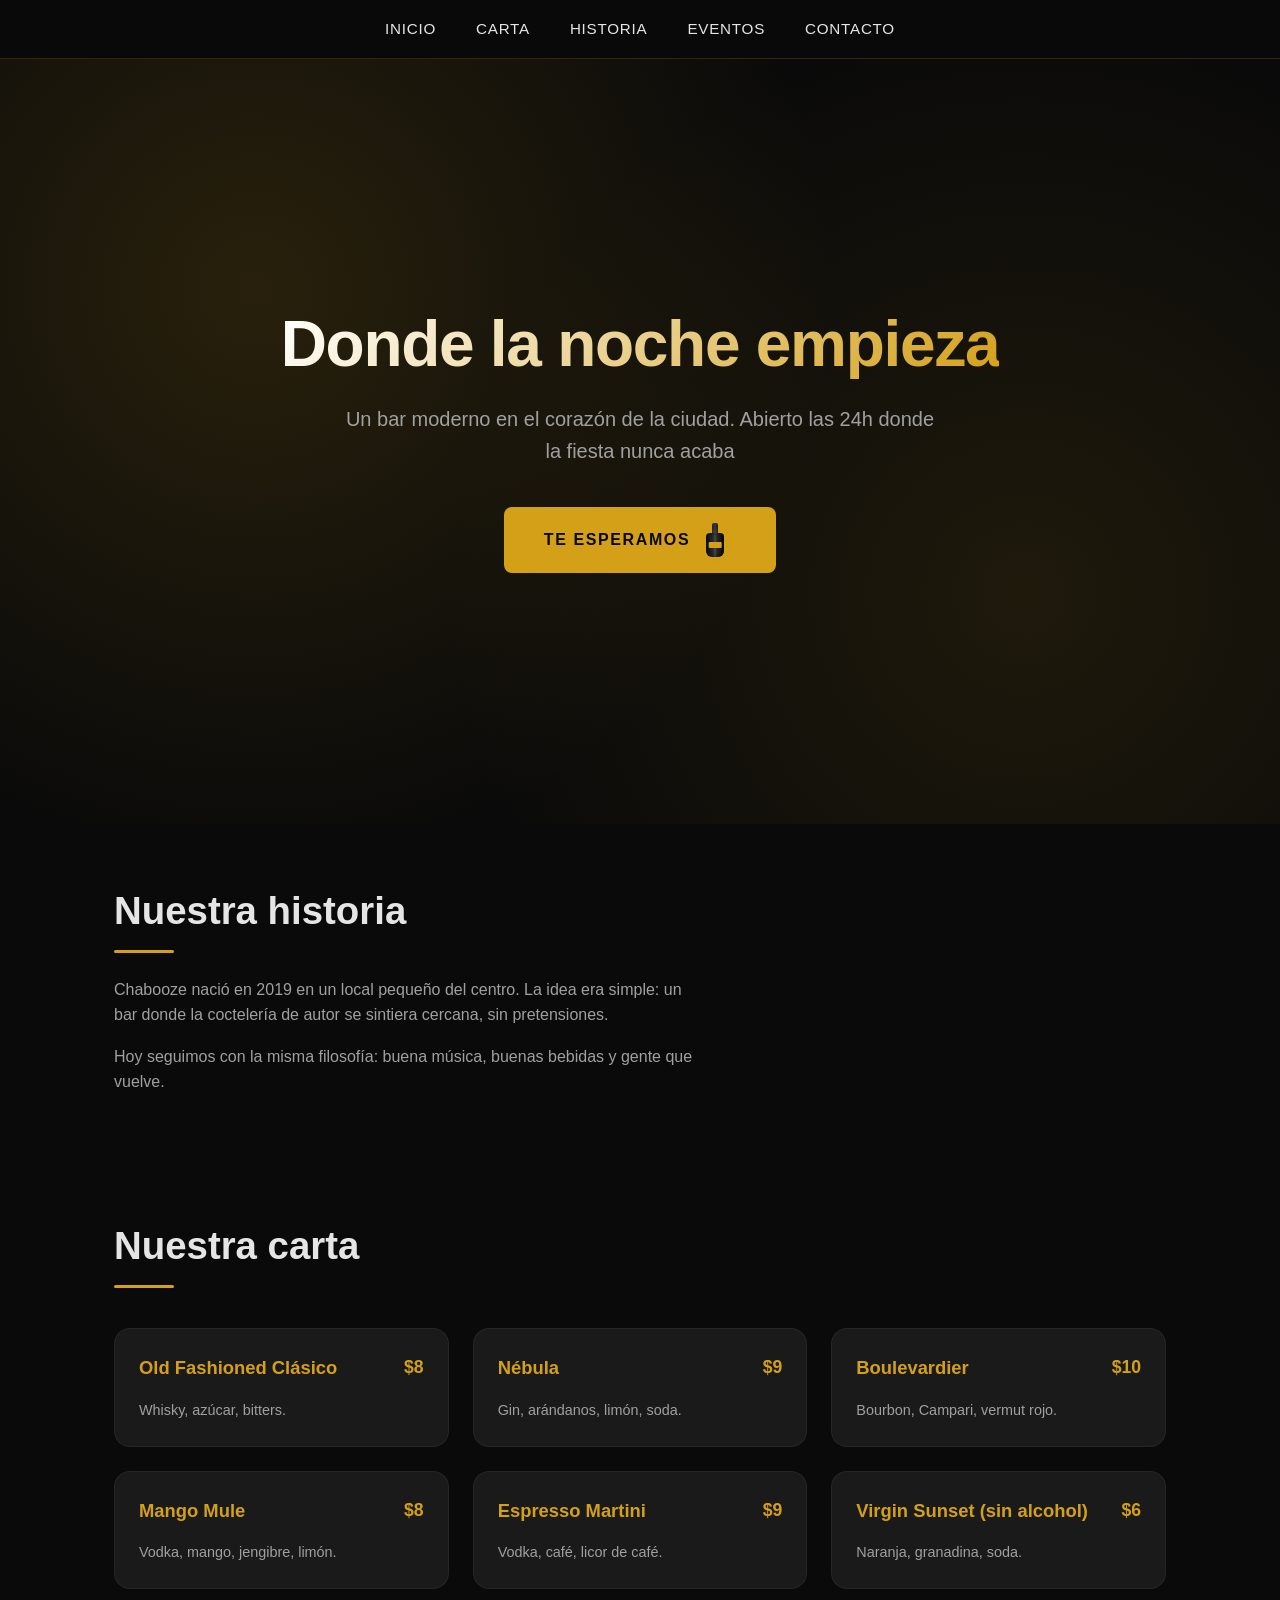
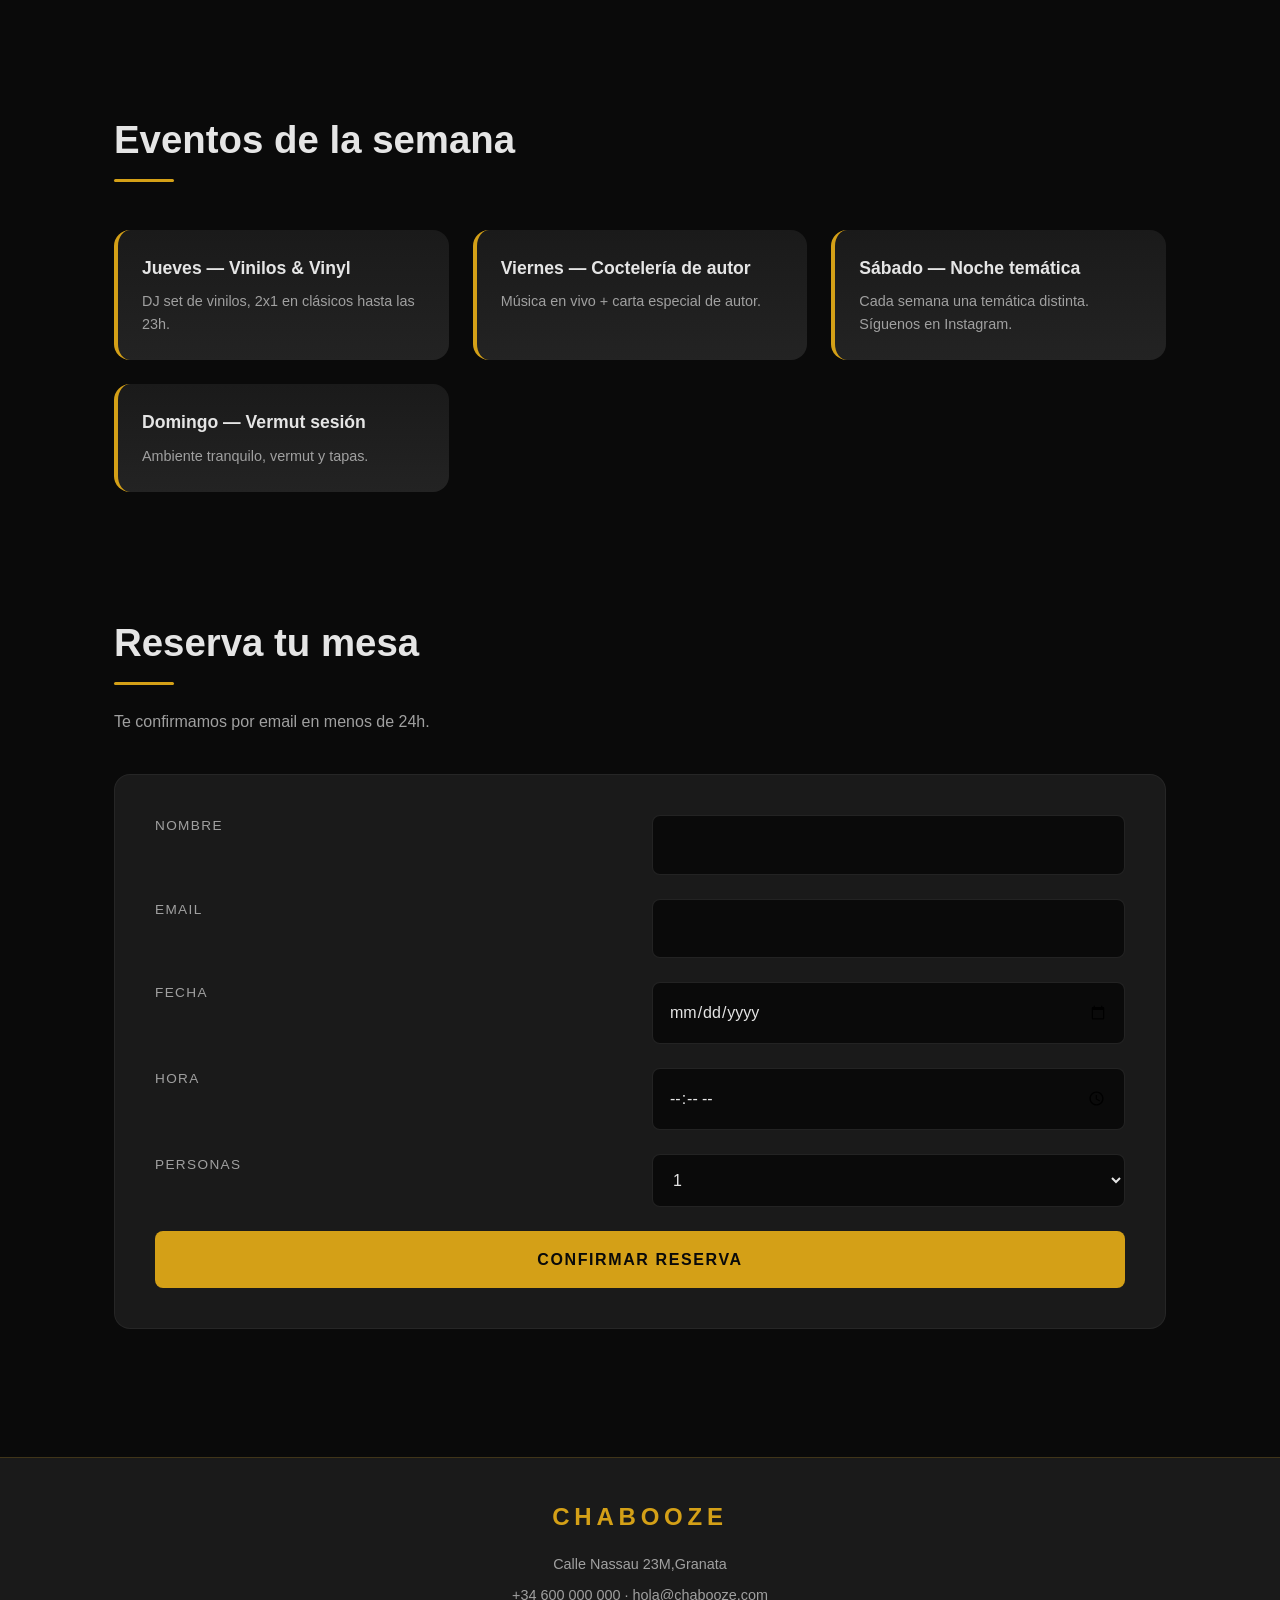
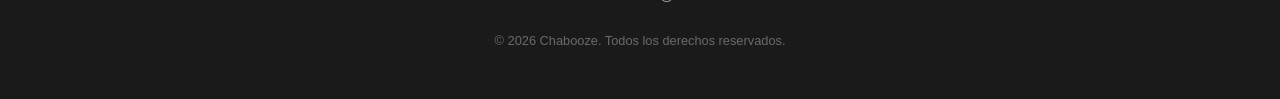
<file: Ejercicios/Bar-web/index.html>
<!doctype html>
<html lang="es">
  <head>
    <meta charset="UTF-8" />
    <meta name="viewport" content="width=device-width, initial-scale=1.0" />
    <title>Chabooze</title>
    <link rel="stylesheet" href="css/style.css" />
  </head>

  <body>
    <header class="header">
      <nav class="nav-bar">
        <ul class="navegacion">
          <li><a href="#inicio">Inicio</a></li>
          <li><a href="#carta">Carta</a></li>
          <li><a href="#historia">Historia</a></li>
          <li><a href="#eventos">Eventos</a></li>
          <li><a href="#contacto">Contacto</a></li>
        </ul>
      </nav>
    </header>
    <main>
      <section class="hero" id="inicio">
        <h1>Donde la noche empieza</h1>
        <h2>
          Un bar moderno en el corazón de la ciudad. Abierto las 24h donde la
          fiesta nunca acaba
        </h2>
        <a class="btn-verter" href="#contacto">
          <span class="texto-btn">Te esperamos</span>
          <span class="botella" aria-hidden="true">
            <span class="cuello"></span>
            <span class="cuerpo">
              <span class="etiqueta"></span>
            </span>
          </span>
        </a>
      </section>
      <section id="historia">
        <h2>Nuestra historia</h2>
        <p>
          Chabooze nació en 2019 en un local pequeño del centro. La idea era
          simple: un bar donde la coctelería de autor se sintiera cercana, sin
          pretensiones.
        </p>
        <p>
          Hoy seguimos con la misma filosofía: buena música, buenas bebidas y
          gente que vuelve.
        </p>
      </section>
      <section id="carta">
        <h2>Nuestra carta</h2>
        <ul class="lista-cocteles">
          <li>
            <h3>Old Fashioned Clásico</h3>
            <p>Whisky, azúcar, bitters.</p>
            <span class="precio">$8</span>
          </li>
          <li>
            <h3>Nébula</h3>
            <p>Gin, arándanos, limón, soda.</p>
            <span class="precio">$9</span>
          </li>
          <li>
            <h3>Boulevardier</h3>
            <p>Bourbon, Campari, vermut rojo.</p>
            <span class="precio">$10</span>
          </li>
          <li>
            <h3>Mango Mule</h3>
            <p>Vodka, mango, jengibre, limón.</p>
            <span class="precio">$8</span>
          </li>
          <li>
            <h3>Espresso Martini</h3>
            <p>Vodka, café, licor de café.</p>
            <span class="precio">$9</span>
          </li>
          <li>
            <h3>Virgin Sunset (sin alcohol)</h3>
            <p>Naranja, granadina, soda.</p>
            <span class="precio">$6</span>
          </li>
        </ul>
      </section>

      <!--Events-->
      <section id="eventos">
        <h2>Eventos de la semana</h2>
        <article class="evento">
          <h3>Jueves — Vinilos & Vinyl</h3>
          <p>DJ set de vinilos, 2x1 en clásicos hasta las 23h.</p>
        </article>
        <article class="evento">
          <h3>Viernes — Coctelería de autor</h3>
          <p>Música en vivo + carta especial de autor.</p>
        </article>
        <article class="evento">
          <h3>Sábado — Noche temática</h3>
          <p>Cada semana una temática distinta. Síguenos en Instagram.</p>
        </article>
        <article class="evento">
          <h3>Domingo — Vermut sesión</h3>
          <p>Ambiente tranquilo, vermut y tapas.</p>
        </article>
      </section>
      <!--Contactos-->
      <section id="contacto">
        <h2>Reserva tu mesa</h2>
        <p>Te confirmamos por email en menos de 24h.</p>
        <form>
          <label for="nombre">Nombre</label>
          <input type="text" id="nombre" name="nombre" required />

          <label for="email">Email</label>
          <input type="email" id="email" name="email" required />

          <label for="fecha">Fecha</label>
          <input type="date" id="fecha" name="fecha" required />

          <label for="hora">Hora</label>
          <input type="time" id="hora" name="hora" required />

          <label for="personas">Personas</label>
          <select id="personas" name="personas">
            <option value="1">1</option>
            <option value="2">2</option>
            <option value="3">3</option>
            <option value="4">4</option>
            <option value="5">5+</option>
          </select>

          <button type="submit">Confirmar reserva</button>
        </form>
      </section>
    </main>
    <footer>
      <h3>Chabooze</h3>
      <p>Calle Nassau 23M,Granata</p>
      <p>+34 600 000 000 · hola@chabooze.com</p>
      <p>© 2026 Chabooze. Todos los derechos reservados.</p>
    </footer>
  </body>
</html>
</file>
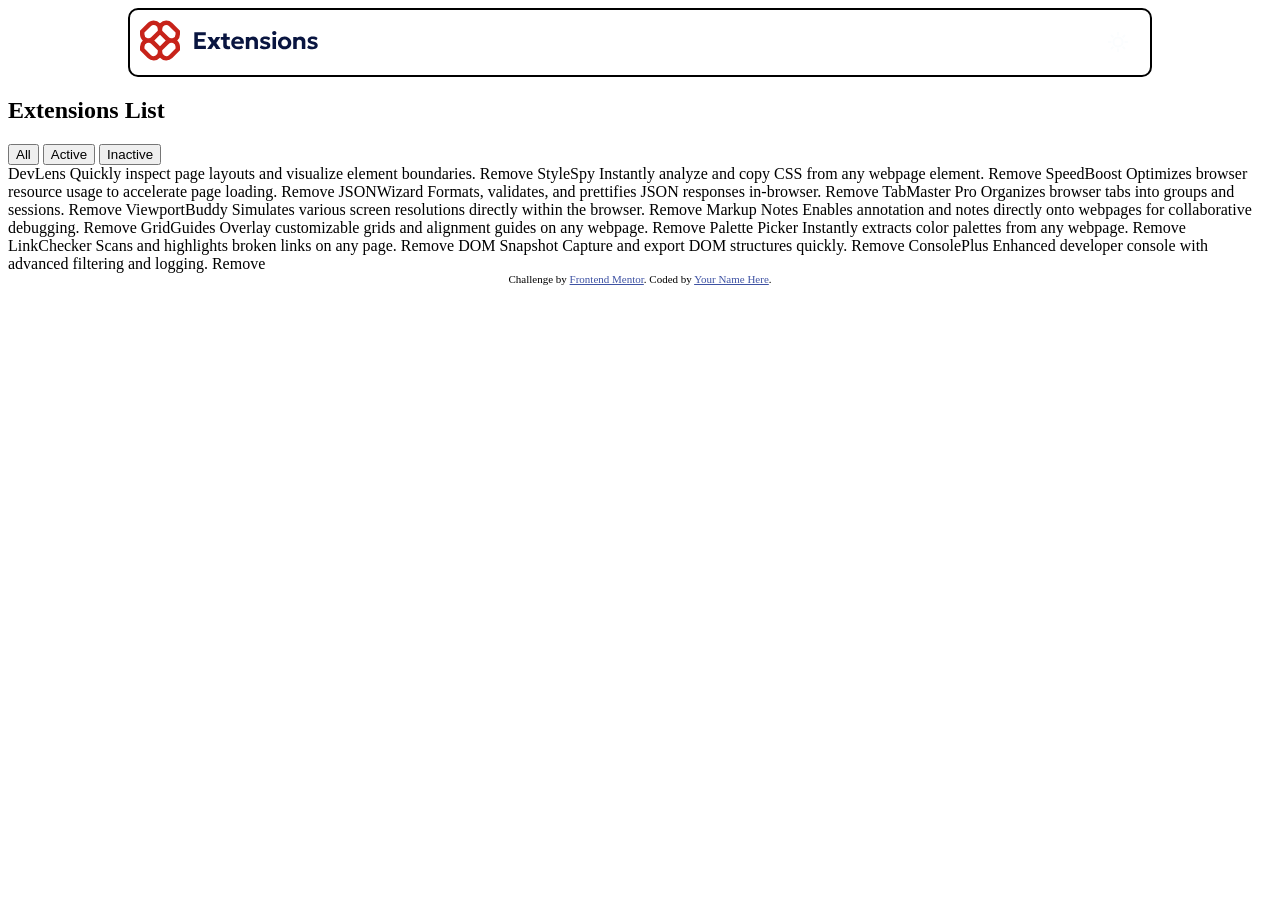
<file: Ejercicios/browser-extensions-manager-ui-main/index.html>
<!doctype html>
<html lang="en">
  <head>
    <meta charset="UTF-8" />
    <meta name="viewport" content="width=device-width, initial-scale=1.0" />
    <!-- displays site properly based on user's device -->

    <link
      rel="icon"
      type="image/png"
      sizes="32x32"
      href="./assets/images/favicon-32x32.png"
    />
    <script src="assets/script/script.js"></script>
    <title>Frontend Mentor | Browser extensions manager UI</title>

    <link rel="stylesheet" href="assets/css/style.css" />
  </head>
  <body>
    <div class="main">
      <div class="imagen">
        <img src="assets/images/logo.svg" />
      </div>
      <div class="boton">
        <button id="cambiar-tema" class="boton-tema" aria-label="Cambiar tema">
          <img class="icono-claro" src="assets/images/icon-sun.svg" />
          <img class="icono-oscuro" src="assets/images/icon-moon.svg" />
        </button>
      </div>
    </div>

    <div class="mid-section">
      <h2>Extensions List</h2>
      <button id="mostrar-todo">All</button>
      <button id="mostrar-activos">Active</button>
      <button id="mostrar-inactivos">Inactive</button>
    </div>

    <!-- If you plan to use the JSON file to populate the data dynamically, you can delete the content below -->

    DevLens Quickly inspect page layouts and visualize element boundaries.
    Remove StyleSpy Instantly analyze and copy CSS from any webpage element.
    Remove SpeedBoost Optimizes browser resource usage to accelerate page
    loading. Remove JSONWizard Formats, validates, and prettifies JSON responses
    in-browser. Remove TabMaster Pro Organizes browser tabs into groups and
    sessions. Remove ViewportBuddy Simulates various screen resolutions directly
    within the browser. Remove Markup Notes Enables annotation and notes
    directly onto webpages for collaborative debugging. Remove GridGuides
    Overlay customizable grids and alignment guides on any webpage. Remove
    Palette Picker Instantly extracts color palettes from any webpage. Remove
    LinkChecker Scans and highlights broken links on any page. Remove DOM
    Snapshot Capture and export DOM structures quickly. Remove ConsolePlus
    Enhanced developer console with advanced filtering and logging. Remove

    <footer class="attribution">
      Challenge by
      <a href="https://www.frontendmentor.io?ref=challenge">Frontend Mentor</a>.
      Coded by <a href="#">Your Name Here</a>.
    </footer>
  </body>
</html>
</file>
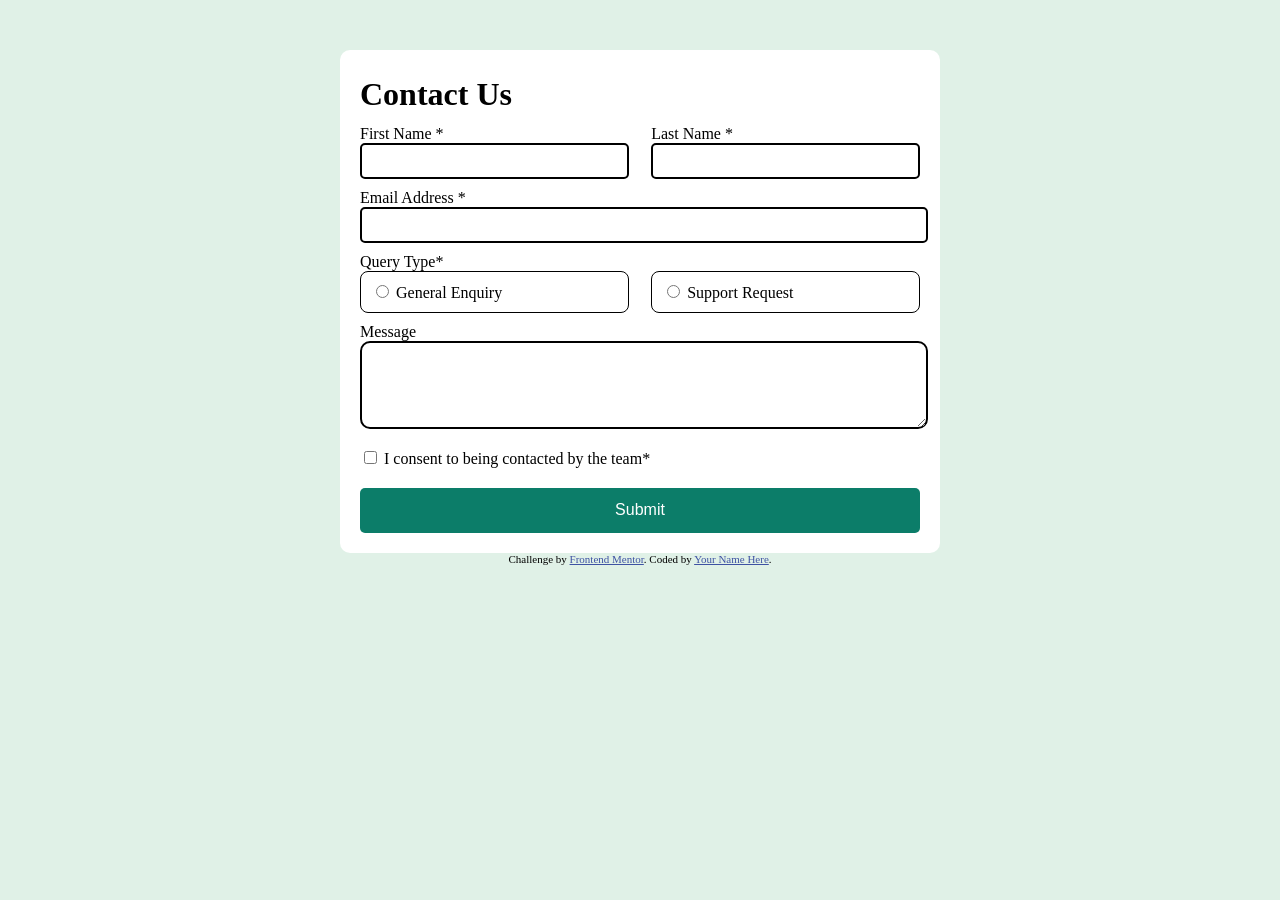
<file: Ejercicios/contact-form-main/index.html>
<!doctype html>
<html lang="en">
  <head>
    <meta charset="UTF-8" />
    <meta name="viewport" content="width=device-width, initial-scale=1.0" />
    <!-- displays site properly based on user's device -->

    <link
      rel="icon"
      type="image/png"
      sizes="32x32"
      href="./assets/images/favicon-32x32.png"
    />
    <link rel="stylesheet" href="assets/css/style.css" />

    <title>Frontend Mentor | Contact form</title>

    <!-- Feel free to remove these styles or customise in your own stylesheet 👍 -->
  </head>
  <body>
    <div class="formulario">
      <h1>Contact Us</h1>
      <form novalidate>
        <div class="info">
          <div class="info-name">
            <label for="nombre"> First Name *</label>
            <input id="nombre" type="text" required />
            <span class="error-mensaje"></span>
          </div>
          <div class="apellidos">
            <label for="apellido"> Last Name *</label>
            <input id="apellido" type="text" required />
            <span class="error-mensaje"></span>
          </div>
        </div>
        <div class="email">
          <label for="email">Email Address *</label>
          <input id="email" type="email" required />
          <span class="error-mensaje"></span>
        </div>
        <div class="Query">
          <label for="selector">Query Type*</label>
          <div class="selector" id="selector">
            <div class="izquierda">
              <input id="general" type="radio" name="queryType" required />
              <label for="general">General Enquiry</label>
            </div>
            <div class="derecha">
              <input id="support" type="radio" name="queryType" />
              <label for="support">Support Request </label>
            </div>
          </div>
          <span class="error-mensaje" id="error-queryType"></span>
        </div>
        <div class="mensaje">
          <label for="mensaje">Message</label>
          <textarea id="mensaje" type="text" required></textarea>
          <span class="error-mensaje"> </span>
        </div>
        <div class="consent">
          <input type="checkbox" id="check" required />
          <label for="check">I consent to being contacted by the team*</label>
          <span class="error-mensaje"></span>
        </div>

        <button class="boton">Submit</button>
      </form>
    </div>

    <footer class="attribution">
      Challenge by
      <a href="https://www.frontendmentor.io?ref=challenge">Frontend Mentor</a>.
      Coded by <a href="#">Your Name Here</a>.
    </footer>
    <script src="assets/js/code.js"></script>
  </body>
</html>
</file>
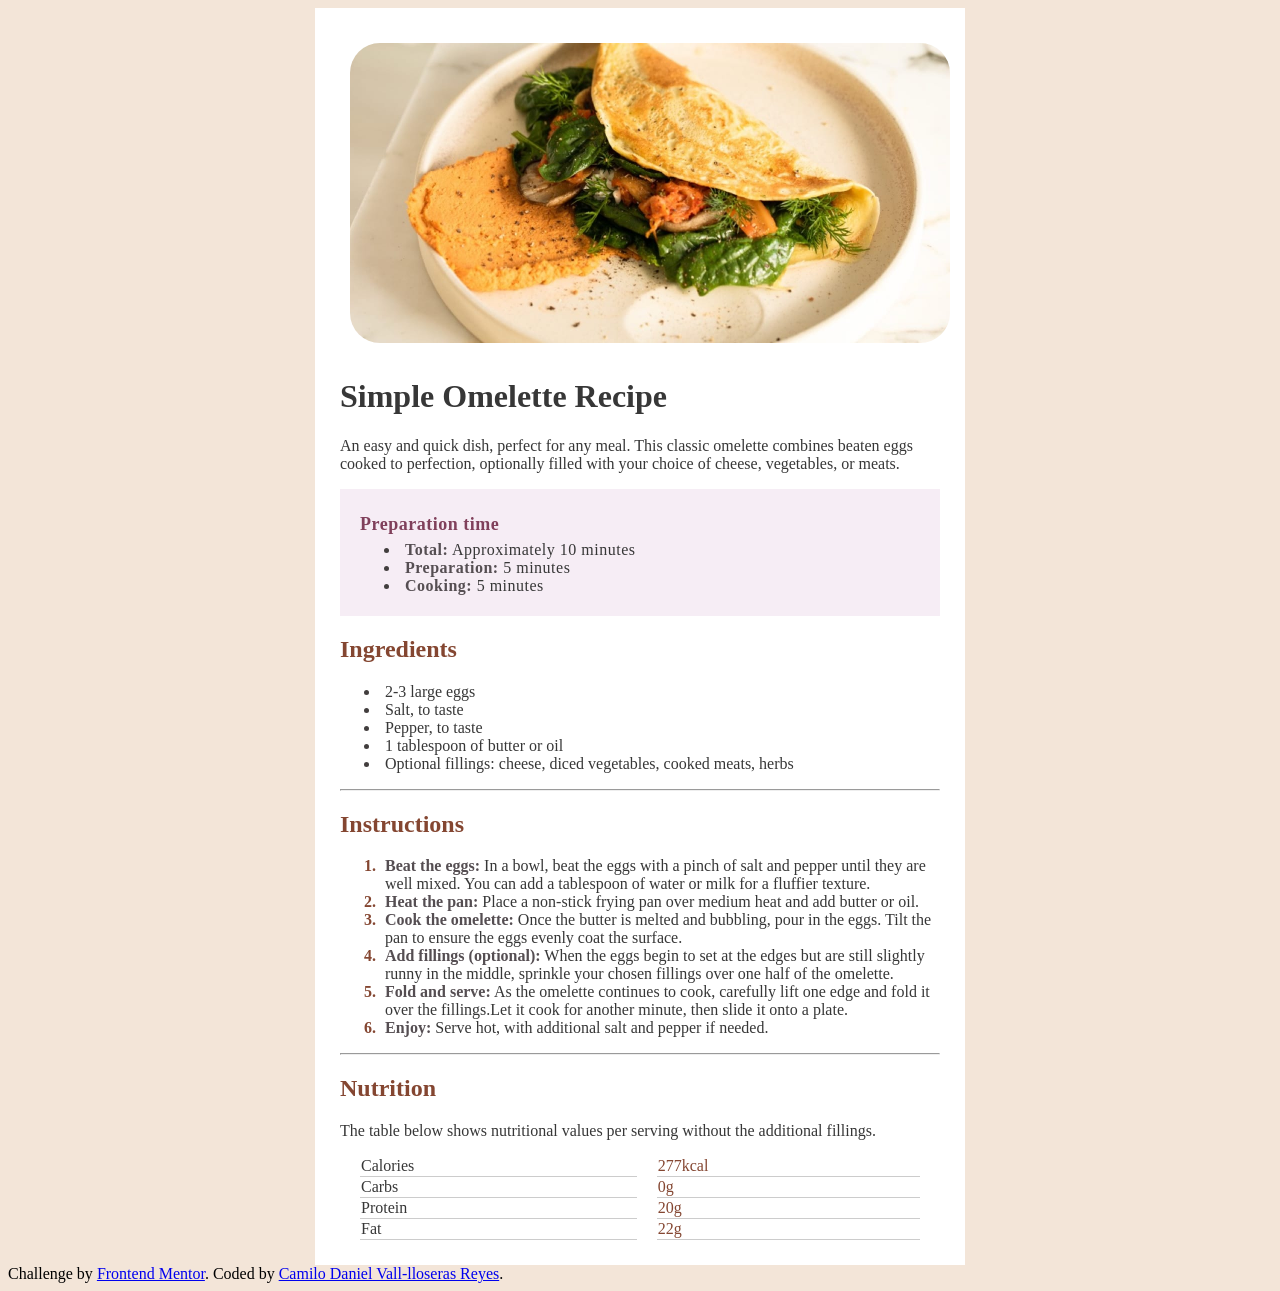
<file: Ejercicios/recipe-page-main/index.html>
<!doctype html>
<html lang="en">
  <head>
    <meta charset="UTF-8" />
    <meta name="viewport" content="width=device-width, initial-scale=1.0" />
    <!-- displays site properly based on user's device -->

    <link
      rel="icon"
      type="image/png"
      sizes="32x32"
      href="./assets/images/favicon-32x32.png"
    />
    <link rel="stylesheet" href="assets/css/style.css" />
    <title>Frontend Mentor | Recipe page</title>
  </head>
  <body>
    <div class="receta">
      <div class="imagen">
        <img src="assets/images/image-omelette.jpeg" />
      </div>
      <div class="header">
        <h1>Simple Omelette Recipe</h1>
        <p>
          An easy and quick dish, perfect for any meal. This classic omelette
          combines beaten eggs cooked to perfection, optionally filled with your
          choice of cheese, vegetables, or meats.
        </p>
      </div>
      <div class="preparation">
        <h4>Preparation time</h4>
        <ul>
          <li><strong>Total:</strong> Approximately 10 minutes</li>
          <li><strong>Preparation:</strong> 5 minutes</li>
          <li><strong>Cooking:</strong> 5 minutes</li>
        </ul>
      </div>
      <div class="ingredientes">
        <h2>Ingredients</h2>
        <ul>
          <li>2-3 large eggs</li>
          <li>Salt, to taste</li>
          <li>Pepper, to taste</li>
          <li>1 tablespoon of butter or oil</li>
          <li>
            Optional fillings: cheese, diced vegetables, cooked meats, herbs
          </li>
        </ul>
      </div>
      <hr />
      <div class="instrucciones">
        <h2>Instructions</h2>
        <ol>
          <li>
            <strong> Beat the eggs:</strong>
            In a bowl, beat the eggs with a pinch of salt and pepper until they
            are well mixed. You can add a tablespoon of water or milk for a
            fluffier texture.
          </li>
          <li>
            <strong>Heat the pan:</strong> Place a non-stick frying pan over
            medium heat and add butter or oil.
          </li>
          <li>
            <strong>Cook the omelette:</strong> Once the butter is melted and
            bubbling, pour in the eggs. Tilt the pan to ensure the eggs evenly
            coat the surface.
          </li>
          <li>
            <strong> Add fillings (optional):</strong> When the eggs begin to
            set at the edges but are still slightly runny in the middle,
            sprinkle your chosen fillings over one half of the omelette.
          </li>
          <li>
            <strong>Fold and serve:</strong> As the omelette continues to cook,
            carefully lift one edge and fold it over the fillings.Let it cook
            for another minute, then slide it onto a plate.
          </li>
          <li>
            <strong>Enjoy:</strong> Serve hot, with additional salt and pepper
            if needed.
          </li>
        </ol>
        <hr />
        <div class="table">
          <h2>Nutrition</h2>
          <p>
            The table below shows nutritional values per serving without the
            additional fillings.
          </p>
          <table>
            <tbody>
              <tr>
                <td>Calories</td>
                <td class="color">277kcal</td>
              </tr>
              <tr>
                <td>Carbs</td>
                <td class="color">0g</td>
              </tr>
              <tr>
                <td>Protein</td>
                <td class="color">20g</td>
              </tr>
              <tr>
                <td>Fat</td>
                <td class="color">22g</td>
              </tr>
            </tbody>
          </table>
        </div>
      </div>
    </div>

    <footer class="attribution">
      Challenge by
      <a href="https://www.frontendmentor.io?ref=challenge">Frontend Mentor</a>.
      Coded by <a href="#">Camilo Daniel Vall-lloseras Reyes</a>.
    </footer>
  </body>
</html>
</file>
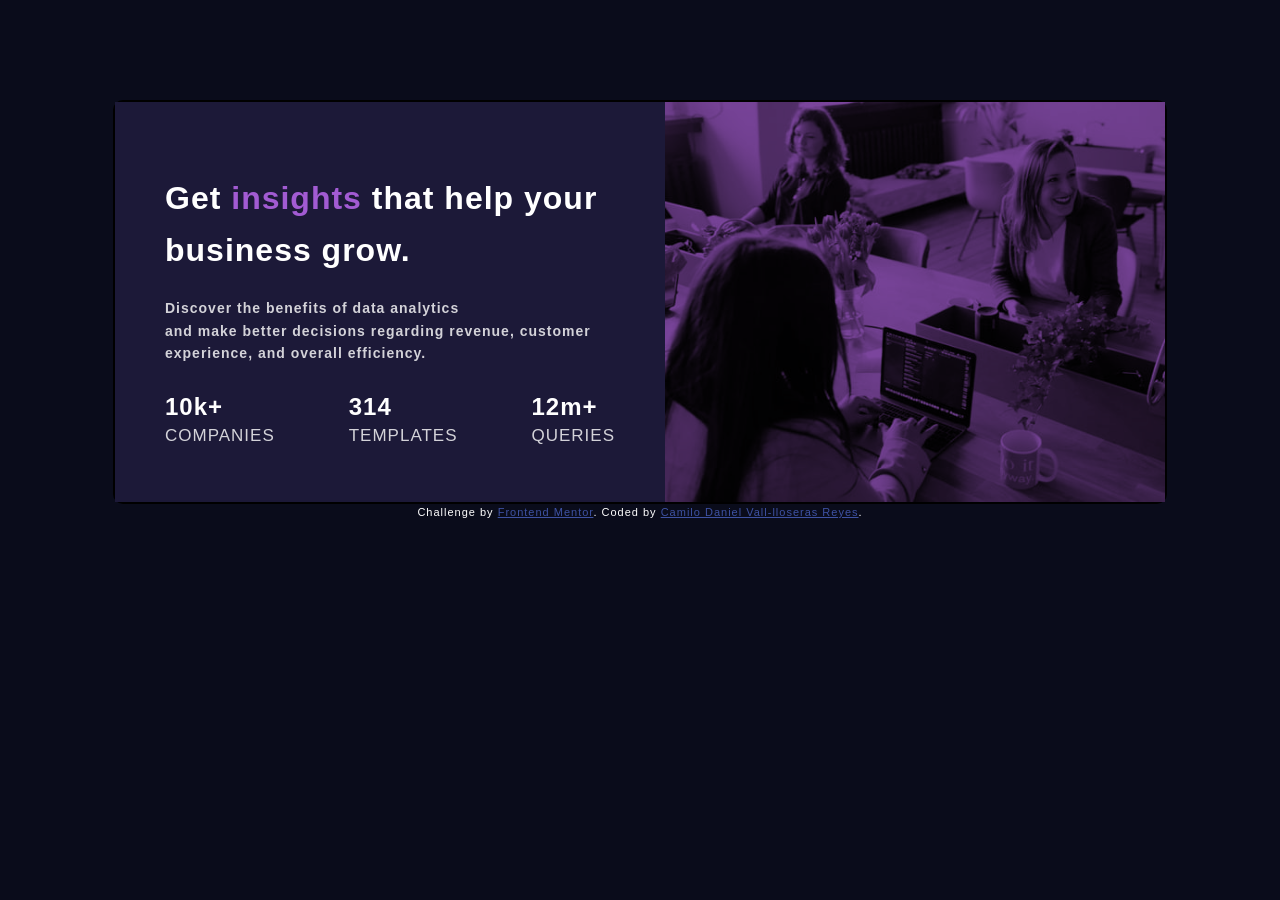
<file: Ejercicios/stats-preview-card-component-main/index.html>
<!doctype html>
<html lang="en">
  <head>
    <meta charset="UTF-8" />
    <meta name="viewport" content="width=device-width, initial-scale=1.0" />
    <!-- displays site properly based on user's device -->

    <link
      rel="icon"
      type="image/png"
      sizes="32x32"
      href="./images/favicon-32x32.png"
    />

    <title>Frontend Mentor | Stats preview card component</title>
    <link rel="stylesheet" href="assets/css/style.css" />
    <!-- Feel free to remove these styles or customise in your own stylesheet 👍 -->
  </head>
  <body>
    <div class="contenedor">
      <div class="contenedor-izquierda">
        <div class="info">
          <h1>Get <strong>insights</strong> that help your business grow.</h1>
          <p>
            Discover the benefits of data analytics <br />
            and make better decisions regarding revenue, customer experience,
            and overall efficiency.
          </p>
        </div>
        <div class="information-area">
          <div class="first">
            <h2>10k+</h2>
            <p>COMPANIES</p>
          </div>
          <div class="second">
            <h2>314</h2>
            <p>TEMPLATES</p>
          </div>
          <div class="third">
            <h2>12m+</h2>
            <p>QUERIES</p>
          </div>
        </div>
      </div>
      <div class="img-container">
        <img src="images/image-header-desktop.jpg" />
      </div>
    </div>

    <footer class="attribution">
      Challenge by
      <a href="https://www.frontendmentor.io?ref=challenge">Frontend Mentor</a>.
      Coded by <a href="#">Camilo Daniel Vall-lloseras Reyes</a>.
    </footer>
  </body>
</html>
</file>
<file: Ejercicios/Bar-web/css/style.css>
:root {
  --color-fondo: #0a0a0a;
  --color-superficie: #1a1a1a;
  --color-superficie-2: #232323;
  --color-texto: #e5e5e5;
  --color-texto-suave: #a0a0a0;
  --color-acento: #d4a017;
  --color-acento-hover: #f0b929;

  --fuente-principal: Helvetica, Arial, sans-serif;

  --radio: 8px;
  --radio-grande: 16px;
  --sombra: 0 8px 24px rgba(0, 0, 0, 0.5);
  --transicion: 0.3s ease;

  --espacio-xs: 0.5rem;
  --espacio-sm: 1rem;
  --espacio-md: 1.5rem;
  --espacio-lg: 2.5rem;
  --espacio-xl: 4rem;
}

/* ============ RESET ============ */
*,
*::before,
*::after {
  margin: 0;
  padding: 0;
  box-sizing: border-box;
}

html {
  scroll-behavior: smooth;
  scroll-padding-top: 80px;
}

a {
  text-decoration: none;
  color: inherit;
  transition: color var(--transicion);
}

ul,
ol {
  list-style: none;
}

img {
  max-width: 100%;
  display: block;
}

button,
input,
select {
  font: inherit;
  color: inherit;
}

/* ============ BASE ============ */
body {
  font-family: var(--fuente-principal);
  background-color: var(--color-fondo);
  color: var(--color-texto);
  line-height: 1.6;
  -webkit-font-smoothing: antialiased;
}

h1 {
  font-size: clamp(2.2rem, 6vw, 4rem);
  line-height: 1.1;
  letter-spacing: -0.02em;
  color: var(--color-texto);
}

h2 {
  font-size: clamp(1.6rem, 4vw, 2.4rem);
  line-height: 1.2;
  margin-bottom: var(--espacio-md);
  color: var(--color-texto);
  position: relative;
}

/* Línea dorada decorativa bajo h2 */
h2::after {
  content: "";
  display: block;
  width: 60px;
  height: 3px;
  background: var(--color-acento);
  margin-top: var(--espacio-sm);
  border-radius: 2px;
}

h3 {
  font-size: 1.25rem;
  color: var(--color-texto);
  margin-bottom: var(--espacio-xs);
}

p {
  color: var(--color-texto-suave);
  max-width: 65ch;
}

/* ============ HEADER / NAV ============ */
.header {
  position: sticky;
  top: 0;
  z-index: 100;
  background: rgba(10, 10, 10, 0.85);
  backdrop-filter: blur(12px);
  -webkit-backdrop-filter: blur(12px);
  border-bottom: 1px solid rgba(212, 160, 23, 0.2);
}

.nav-bar {
  max-width: 1200px;
  margin: 0 auto;
  padding: var(--espacio-sm) var(--espacio-md);
}

.navegacion {
  display: flex;
  justify-content: center;
  gap: var(--espacio-lg);
  flex-wrap: wrap;
}

.navegacion a {
  color: var(--color-texto);
  font-size: 0.95rem;
  font-weight: 500;
  letter-spacing: 0.05em;
  text-transform: uppercase;
  position: relative;
  padding: var(--espacio-xs) 0;
}

.navegacion a::after {
  content: "";
  position: absolute;
  bottom: 0;
  left: 50%;
  width: 0;
  height: 2px;
  background: var(--color-acento);
  transition:
    width var(--transicion),
    left var(--transicion);
}

.navegacion a:hover {
  color: var(--color-acento);
}

.navegacion a:hover::after {
  width: 100%;
  left: 0;
}

/* ============ MAIN / SECCIONES ============ */
main > section {
  max-width: 1100px;
  margin: 0 auto;
  padding: var(--espacio-xl) var(--espacio-md);
}

/* ============ HERO ============ */
.hero {
  min-height: 85vh;
  display: flex;
  flex-direction: column;
  justify-content: center;
  align-items: center;
  text-align: center;
  padding: var(--espacio-xl) var(--espacio-md);
  position: relative;
  background:
    radial-gradient(
      circle at 20% 30%,
      rgba(212, 160, 23, 0.15),
      transparent 50%
    ),
    radial-gradient(
      circle at 80% 70%,
      rgba(212, 160, 23, 0.1),
      transparent 50%
    ),
    var(--color-fondo);
  max-width: 100% !important;
}

.hero h1 {
  margin-bottom: var(--espacio-md);
  background: linear-gradient(135deg, #ffffff 0%, var(--color-acento) 100%);
  -webkit-background-clip: text;
  background-clip: text;
  -webkit-text-fill-color: transparent;
}

.hero h2 {
  font-size: clamp(1rem, 2vw, 1.25rem);
  font-weight: 400;
  color: var(--color-texto-suave);
  max-width: 600px;
  margin-bottom: var(--espacio-lg);
  line-height: 1.6;
}

.hero h2::after {
  display: none;
}

.hero button {
  background: var(--color-acento);
  color: #0a0a0a;
  border: none;
  padding: var(--espacio-sm) var(--espacio-lg);
  font-size: 1rem;
  font-weight: 700;
  letter-spacing: 0.1em;
  text-transform: uppercase;
  border-radius: var(--radio);
  cursor: pointer;
  transition: all var(--transicion);
  box-shadow: 0 0 0 0 rgba(212, 160, 23, 0.7);
}

.hero button:hover {
  background: var(--color-acento-hover);
  transform: translateY(-2px);
  box-shadow: 0 8px 24px rgba(212, 160, 23, 0.4);
}

/* ============ HISTORIA ============ */
#historia p + p {
  margin-top: var(--espacio-sm);
}

/* ============ CARTA (cócteles) ============ */
.lista-cocteles {
  display: grid;
  grid-template-columns: repeat(auto-fit, minmax(280px, 1fr));
  gap: var(--espacio-md);
  margin-top: var(--espacio-lg);
}

.lista-cocteles li {
  background: var(--color-superficie);
  padding: var(--espacio-md);
  border-radius: var(--radio-grande);
  border: 1px solid rgba(255, 255, 255, 0.05);
  position: relative;
  transition:
    transform var(--transicion),
    border-color var(--transicion),
    box-shadow var(--transicion);
  display: flex;
  flex-direction: column;
  gap: var(--espacio-xs);
}

.lista-cocteles li:hover {
  transform: translateY(-4px);
  border-color: rgba(212, 160, 23, 0.5);
  box-shadow: var(--sombra);
}

.lista-cocteles h3 {
  color: var(--color-acento);
  font-size: 1.15rem;
}

.lista-cocteles p {
  font-size: 0.9rem;
  color: var(--color-texto-suave);
}

.precio {
  position: absolute;
  top: var(--espacio-md);
  right: var(--espacio-md);
  color: var(--color-acento);
  font-weight: 700;
  font-size: 1.1rem;
}

/* ============ EVENTOS ============ */
#eventos {
  display: grid;
  grid-template-columns: repeat(auto-fit, minmax(260px, 1fr));
  gap: var(--espacio-md);
}

#eventos h2 {
  grid-column: 1 / -1;
}

.evento {
  background: linear-gradient(
    180deg,
    var(--color-superficie) 0%,
    var(--color-superficie-2) 100%
  );
  padding: var(--espacio-md);
  border-radius: var(--radio-grande);
  border-left: 4px solid var(--color-acento);
  transition: transform var(--transicion);
}

.evento:hover {
  transform: translateX(4px);
}

.evento h3 {
  color: var(--color-texto);
  font-size: 1.1rem;
  margin-bottom: var(--espacio-xs);
}

.evento p {
  font-size: 0.9rem;
}

/* ============ FORMULARIO CONTACTO ============ */
#contacto form {
  margin-top: var(--espacio-lg);
  display: grid;
  grid-template-columns: repeat(2, 1fr);
  gap: var(--espacio-md);
  background: var(--color-superficie);
  padding: var(--espacio-lg);
  border-radius: var(--radio-grande);
  border: 1px solid rgba(255, 255, 255, 0.05);
}

#contacto form label {
  display: block;
  font-size: 0.85rem;
  text-transform: uppercase;
  letter-spacing: 0.1em;
  color: var(--color-texto-suave);
  margin-bottom: var(--espacio-xs);
}

#contacto form input,
#contacto form select {
  width: 100%;
  padding: var(--espacio-sm);
  background: var(--color-fondo);
  border: 1px solid rgba(255, 255, 255, 0.1);
  border-radius: var(--radio);
  color: var(--color-texto);
  transition:
    border-color var(--transicion),
    box-shadow var(--transicion);
}

#contacto form input:focus,
#contacto form select:focus {
  outline: none;
  border-color: var(--color-acento);
  box-shadow: 0 0 0 3px rgba(212, 160, 23, 0.15);
}

/* Cada label+input agrupados */
#contacto form > label,
#contacto form > input,
#contacto form > select {
  grid-column: span 1;
}

/* Botón ocupa toda la fila */
#contacto form button {
  grid-column: 1 / -1;
  background: var(--color-acento);
  color: #0a0a0a;
  border: none;
  padding: var(--espacio-sm) var(--espacio-md);
  font-weight: 700;
  letter-spacing: 0.1em;
  text-transform: uppercase;
  border-radius: var(--radio);
  cursor: pointer;
  transition: all var(--transicion);
}

#contacto form button:hover {
  background: var(--color-acento-hover);
  transform: translateY(-2px);
  box-shadow: 0 8px 24px rgba(212, 160, 23, 0.4);
}

/* ============ FOOTER ============ */
footer {
  background: var(--color-superficie);
  border-top: 1px solid rgba(212, 160, 23, 0.2);
  padding: var(--espacio-lg) var(--espacio-md);
  text-align: center;
  margin-top: var(--espacio-xl);
}

footer h3 {
  color: var(--color-acento);
  font-size: 1.5rem;
  letter-spacing: 0.2em;
  text-transform: uppercase;
  margin-bottom: var(--espacio-sm);
}

footer p {
  color: var(--color-texto-suave);
  font-size: 0.9rem;
  margin: 0 auto var(--espacio-xs);
}

footer p:last-child {
  margin-top: var(--espacio-md);
  font-size: 0.8rem;
  opacity: 0.6;
}

/* ============ RESPONSIVE ============ */
@media (max-width: 640px) {
  .navegacion {
    gap: var(--espacio-sm);
  }

  .navegacion a {
    font-size: 0.8rem;
  }

  main > section {
    padding: var(--espacio-lg) var(--espacio-sm);
  }

  #contacto form {
    grid-template-columns: 1fr;
    padding: var(--espacio-md);
  }

  .precio {
    position: static;
    align-self: flex-start;
    margin-top: var(--espacio-xs);
  }
}
.btn-verter {
  position: relative;
  display: inline-flex;
  align-items: center;
  gap: var(--espacio-sm);

  background: var(--color-acento);
  color: #0a0a0a;
  text-decoration: none; /* los <a> llevan subrayado por defecto */
  border: none;
  padding: var(--espacio-sm) var(--espacio-lg);
  padding-right: calc(var(--espacio-lg) + 12px);
  font-size: 1rem;
  font-weight: 700;
  letter-spacing: 0.1em;
  text-transform: uppercase;
  border-radius: var(--radio);
  cursor: pointer;
  overflow: visible;
  transition:
    background 0.3s ease,
    box-shadow 0.3s ease,
    transform 0.3s ease;

  isolation: isolate;
  -webkit-tap-highlight-color: transparent; /* quita el flash azul en móvil al tocar */
}

.btn-verter:hover,
.btn-verter:focus-visible {
  background: var(--color-acento-hover);
  transform: translateY(-2px);
  box-shadow: 0 8px 24px rgba(212, 160, 23, 0.4);
  outline: none;
}

.btn-verter:focus-visible {
  outline: 2px solid var(--color-acento);
  outline-offset: 4px;
}

/* Texto */
.texto-btn {
  position: relative;
  z-index: 2;
}

/* Botella */
.botella {
  position: relative;
  display: inline-block;
  width: 18px;
  height: 34px;
  transform-origin: 50% 100%;
  transition: transform 0.5s cubic-bezier(0.34, 1.56, 0.64, 1);
  z-index: 1;
}

.cuello {
  position: absolute;
  top: 0;
  left: 50%;
  transform: translateX(-50%);
  width: 6px;
  height: 12px;
  background: linear-gradient(90deg, #1a1a1a 0%, #3a3a3a 50%, #1a1a1a 100%);
  border-radius: 2px 2px 0 0;
}

.cuerpo {
  position: absolute;
  bottom: 0;
  left: 0;
  width: 100%;
  height: 24px;
  background: linear-gradient(
    90deg,
    #0a0a0a 0%,
    #2a2a2a 40%,
    #4a4a4a 50%,
    #2a2a2a 60%,
    #0a0a0a 100%
  );
  border-radius: 4px 4px 6px 6px;
  overflow: hidden;
  box-shadow:
    inset -2px 0 4px rgba(0, 0, 0, 0.5),
    0 0 6px rgba(212, 160, 23, 0.3);
}

.etiqueta {
  position: absolute;
  top: 50%;
  left: 50%;
  transform: translate(-50%, -50%);
  width: 70%;
  height: 6px;
  background: var(--color-acento);
  border-radius: 1px;
}

/* Animación al hover */
.btn-verter:hover .botella,
.btn-verter:focus-visible .botella {
  transform: rotate(-40deg) translateY(-4px);
}

/* Chorro decorativo */
.btn-verter::after {
  content: "";
  position: absolute;
  top: 50%;
  right: calc(var(--espacio-lg) - 4px);
  width: 0;
  height: 2px;
  background: linear-gradient(90deg, var(--color-acento), transparent);
  border-radius: 2px;
  opacity: 0;
  transition:
    width 0.4s ease 0.15s,
    opacity 0.3s ease;
  pointer-events: none;
}

.btn-verter:hover::after,
.btn-verter:focus-visible::after {
  width: 24px;
  opacity: 0.8;
}
</file>
<file: Ejercicios/browser-extensions-manager-ui-main/assets/css/style.css>
html.tema-claro {
  /* Tema claro */

  ---fondo: #ecf3fd;
  --color-nav: #fcfdff;
  --fondo-mas-abajo: #effbf9;
  --color-boton-clickeado: #eb5a55;
}
html.tema-oscuro {
  /* Tema oscuro */
  --fondo: #050a1e;
  --fondo-mas-abajo: #091239;
  --color-nav: #1f2535;
  --color-boton-clickeado: #eb5a55;
  --fondo-boton: #2f354b;
}

.attribution {
  font-size: 0.6875rem;
  text-align: center;
}
.attribution a {
  color: hsl(228, 45%, 44%);
}

body {
  /* background-color: var(--fondo); */
  background: radial-gradient(circle, var(--fondo), var(--fondo-mas-abajo));
}
.main {
  padding: 10px;
  border: 2px solid black;
  justify-content: space-between;
  background-color: var(--color-nav);
  display: flex;
  grid-area: 500px;
  justify-items: end;
  margin: auto;
  width: 1000px;
  border-radius: 10px;
}

img {
  object-fit: contain;
}
/*Cambiar de oscuro a claro*/

.boton-tema {
  background: transparent;
  border: 1px solid var(-fondo-boton);
  border-color: transparent;
  border-radius: 50%;
  width: 44px;
  height: 44px;
  cursor: pointer;
  display: flex;
  align-items: center;
  justify-content: center;
  transition:
    background 0.3s,
    border-color 0.3s;
}

.boton-tema:hover {
  border-color: var(--color-boton-clickeado);
}

.icono-oscuro {
  display: none;
  background-color: #2f354b;
}

.icono-claro {
  display: block;
}

html.tema-oscuro .icono-claro {
  display: block;
}
html.tema-claro .icono-oscuro {
  display: none;
}
</file>
<file: Ejercicios/contact-form-main/assets/css/style.css>
:root {
  --fondo: #e0f1e7;
  --fondo-form: #ffffff;
  --boton: #0c7d69;
  --focus: #e0f1e7;
  --hover-boton: #063f36;
  --borde: red;
  --mesage: #063f36;
}

.attribution {
  font-size: 0.6875rem;
  text-align: center;
}
.attribution a {
  color: hsl(228, 45%, 44%);
}
body {
  background-color: var(--fondo);
}
.formulario {
  width: 100%;
  max-width: 600px;
  box-sizing: border-box;
  margin: auto;
  border: 3px;
  padding: 20px;
  padding-top: 5px;
  border-radius: 10px;
  background-color: var(--fondo-form);
  margin-top: 50px;
}
.info {
  margin-top: -10px;
  display: flex;
  justify-content: space-between;
  align-items: center;
}
.info-name,
.apellidos,
.email {
  display: flex;
  flex-direction: column;
  width: 48%;
}
.info-name input,
.apellidos input {
  border-radius: 5px;
  height: 30px;
  border: 2px solid;
}
.email {
  margin-top: 10px;
  width: 100%;
}
.email input {
  border-radius: 5px;
  height: 30px;
  width: 100%;
  border: 2px solid;
}

/**/
.Query {
  margin-top: 10px;
  margin-bottom: 10px;
}
.selector {
  display: flex;
  justify-content: space-between;
  gap: 20px;
}

.selector div {
  border: 1px solid;
  padding: 10px;
  width: 48%;
  box-sizing: border-box;
  align-items: center;
  border-radius: 8px;
  justify-content: center;
}

.mensaje textarea {
  height: 80px;
  width: 100%;
  border-radius: 10px;
  border: 1px solid;
  margin-bottom: 15px;
  border: 2px solid;
  resize: vertical;
  font-family: inherit;
}
.consent {
  margin-bottom: 20px;
}

.boton {
  width: 100%;
  height: 45px;
  border-radius: 5px;
  border: none;
  background-color: var(--boton);
  color: white;
  cursor: pointer;
  transition: 0.2s ease-in-out;
  font-size: 1rem;
}

.boton:hover {
  background-color: var(--hover-boton);
}
input {
  transition: 0s ease-in-out;
}
input:hover {
  border-color: green;
}

.mensaje input:focus,
.info-name input:focus,
.apellidos input:focus,
.email input:focus {
  border-color: var(--boton);
  background-color: rgba(157, 247, 157, 0.141);
}

.izquierda:has(input:checked),
.derecha:has(input:checked) {
  background-color: var(--focus);
}

.error-mensaje {
  color: #d9534f;
  font-size: 0.75rem;
  margin-top: 5px;
  display: none;
}
.input-error {
  border-color: #d9534f !important;
}
.izquierda.input-error,
.derecha.input-error {
  border-color: #d9534f;
}
</file>
<file: Ejercicios/recipe-page-main/assets/css/style.css>
:root {
  --fondo: #f3e5d8;
  /*preparation area*/
  --preparation: #fff7fc;
  --color-texto: #80405b;
  --strong-texto: #5c5356;

  /*color de los h2 y numeros y algunos textos*/
  --color-h2: #844631;
}
body {
  background-color: var(--fondo);
}
.receta {
  max-width: 600px;
  width: 100%;
  margin: auto;
  background-color: white;
  padding: 25px;
  justify-content: center;
  align-items: center;
  color: #373737;
}

.imagen {
  width: fit-content;
  height: fit-content;
  padding: 10px;
}
.imagen img {
  width: 600px;
  height: 300px;
  object-fit: cover;
  border-radius: 30px;
}

h1,
p {
  color: #373737;
}
.preparation {
  align-items: center;
  justify-content: center;
  padding-left: 20px;
  background-color: #f6edf5;
  padding-top: 1px;
  padding-bottom: 5px;
  letter-spacing: 0.5px;
}
.preparation h4 {
  margin-bottom: -10px;
  color: var(--color-texto);
  font-size: 18px;
}
.preparation strong {
  color: hsl(326, 4%, 32%);
}
h2 {
  color: var(--color-h2);
}
ul li::marker {
  width: 20px;
  height: 60px;
  color: #423e3e;
  gap: 20px;
}
ul li,
ol li {
  padding-left: 5px;
}
.instrucciones strong {
  color: hsl(326, 4%, 32%);
}

ol li::marker {
  color: var(--color-h2);
  font-weight: bold;
}
table {
  border-collapse: separate;
  border-spacing: 20px 0;
  width: 100%;
}
th,
td {
  border-bottom: 1px solid #ccc;
}
.color {
  color: var(--color-h2);
}
@media (max-width: 600px) {
  .receta {
    width: 90%;
    max-width: 100%;
    margin: 20px auto;
    padding: 20px 15px;
    border-radius: 15px;
  }

  .imagen {
    width: 100%;
    padding: 0;
  }

  .imagen img {
    width: 100%;
    height: auto;
    border-radius: 15px;
  }

  h1 {
    font-size: 1.8rem;
  }

  h2 {
    font-size: 1.4rem;
  }

  table {
    border-spacing: 10px 0;
    font-size: 0.9rem;
  }

  th,
  td {
    padding: 8px 5px;
  }

  .preparation {
    padding-left: 15px;
    padding-right: 15px;
  }
}
</file>
<file: Ejercicios/stats-preview-card-component-main/assets/css/style.css>
:root {
  --background: #0a0c1b;
  --color-letra: #a25bd3;
  --fondo-info: #1c1938;
  --color-imagen: #7b459d;
}

body {
  background-color: var(--background);
  color: white;
  font-family: Arial, Helvetica, sans-serif;
  letter-spacing: 1px;
  line-height: 1.6;
}
.attribution {
  font-size: 0.6875rem;
  text-align: center;
}
.attribution a {
  color: hsl(228, 45%, 44%);
}

.contenedor {
  display: flex;
  border: 2px solid black;
  border-radius: 10px;
  margin: auto;
  width: fit-content;
  margin-top: 100px;
  height: 400px;
}
.contenedor-izquierda {
  background-color: var(--fondo-info);
  width: 450px;
  align-items: center;
  justify-content: center;
  padding: 50px;
}

strong {
  color: var(--color-letra);
}
p {
  font-size: 14px;
  word-spacing: normal;
  font-weight: bold;
  color: #ffffffce;
}

/*imagen*/
.img-container {
  object-fit: contain;
  display: inline-block;
  background: var(--color-imagen);
  line-height: 0;
}
.img-container img {
  display: block;
  mix-blend-mode: multiply;
}
.information-area {
  margin-top: -10px;
  display: flex;
  gap: 10px;
  justify-content: space-between;
}

.information-area p {
  font-family: "Franklin Gothic Medium", "Arial Narrow", Arial, sans-serif;
  color: #ffffffce;
  font-weight: lighter;
  font-size: 17px;
  margin-top: -25px;
}

img {
  height: 400px;
  width: 500px;
}
</file>
